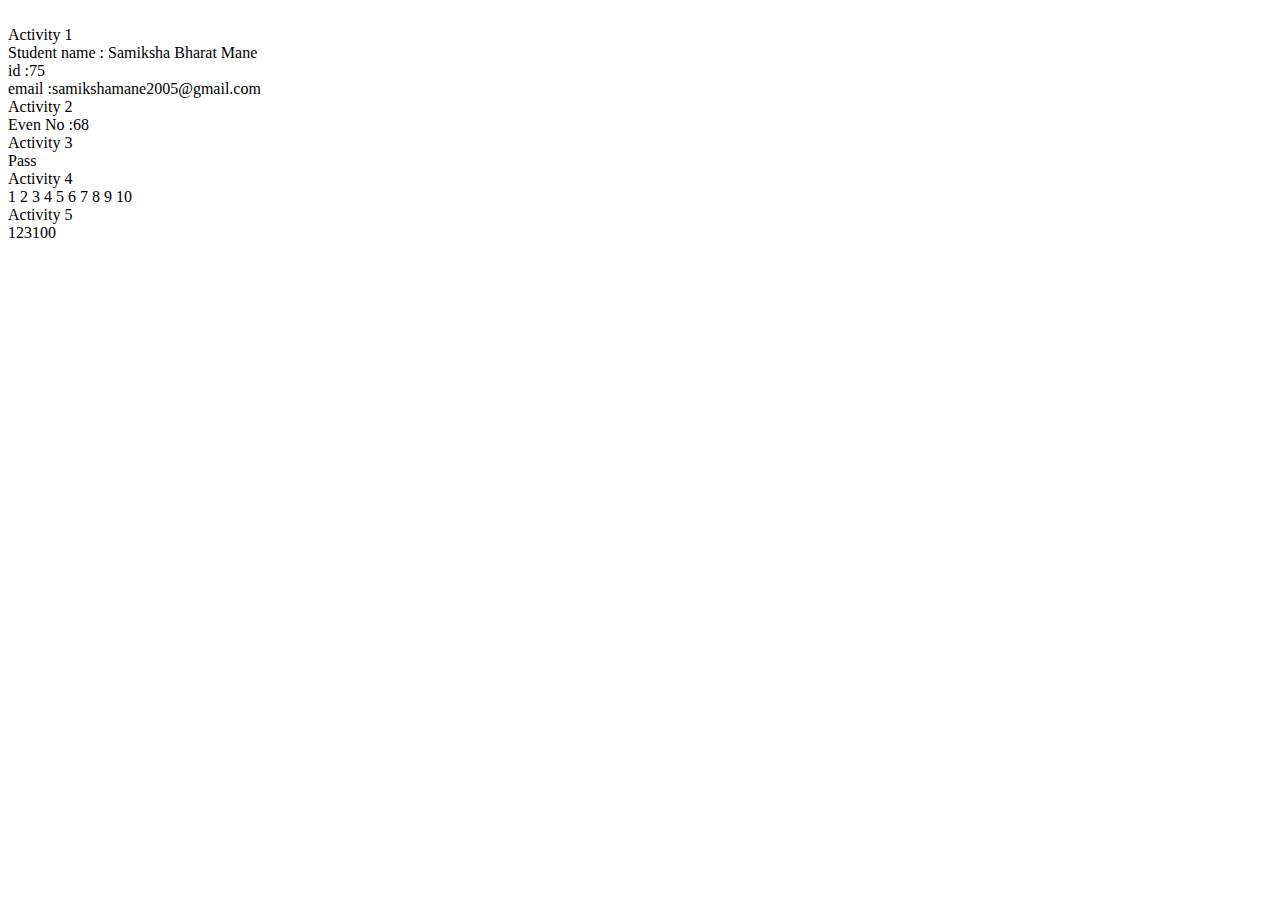
<file: index.html>
<!DOCTYPE html>
<html lang="en">
<head>
    <meta charset="UTF-8">
    <meta name="viewport" content="width=device-width, initial-scale=1.0">
    <title>Document</title>
</head>
<body>
   <script src="Experiment_1.js"></script>
</body>
</html>
</file>
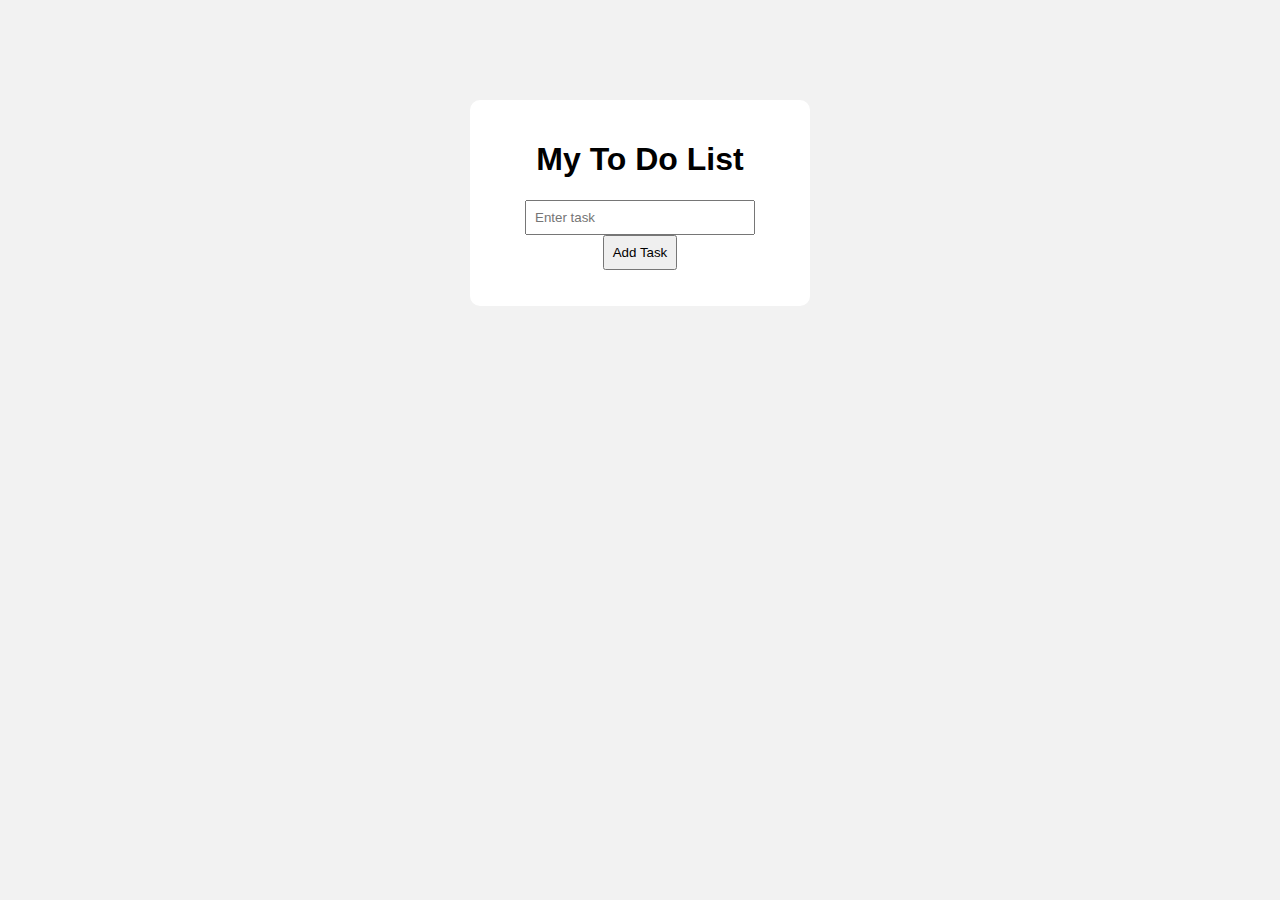
<file: Project1/index.html>
<!DOCTYPE html>
<html>
<head>
    <title>Simple To Do App</title>
    <link rel="stylesheet" href="style.css">
</head>
<body>

    <div class="container">
        <h1>My To Do List</h1>

        <input type="text" id="taskInput" placeholder="Enter task">
        <button id="addBtn">Add Task</button>

        <ul id="taskList"></ul>
    </div>

    <script src="script.js"></script>
</body>
</html>
</file>
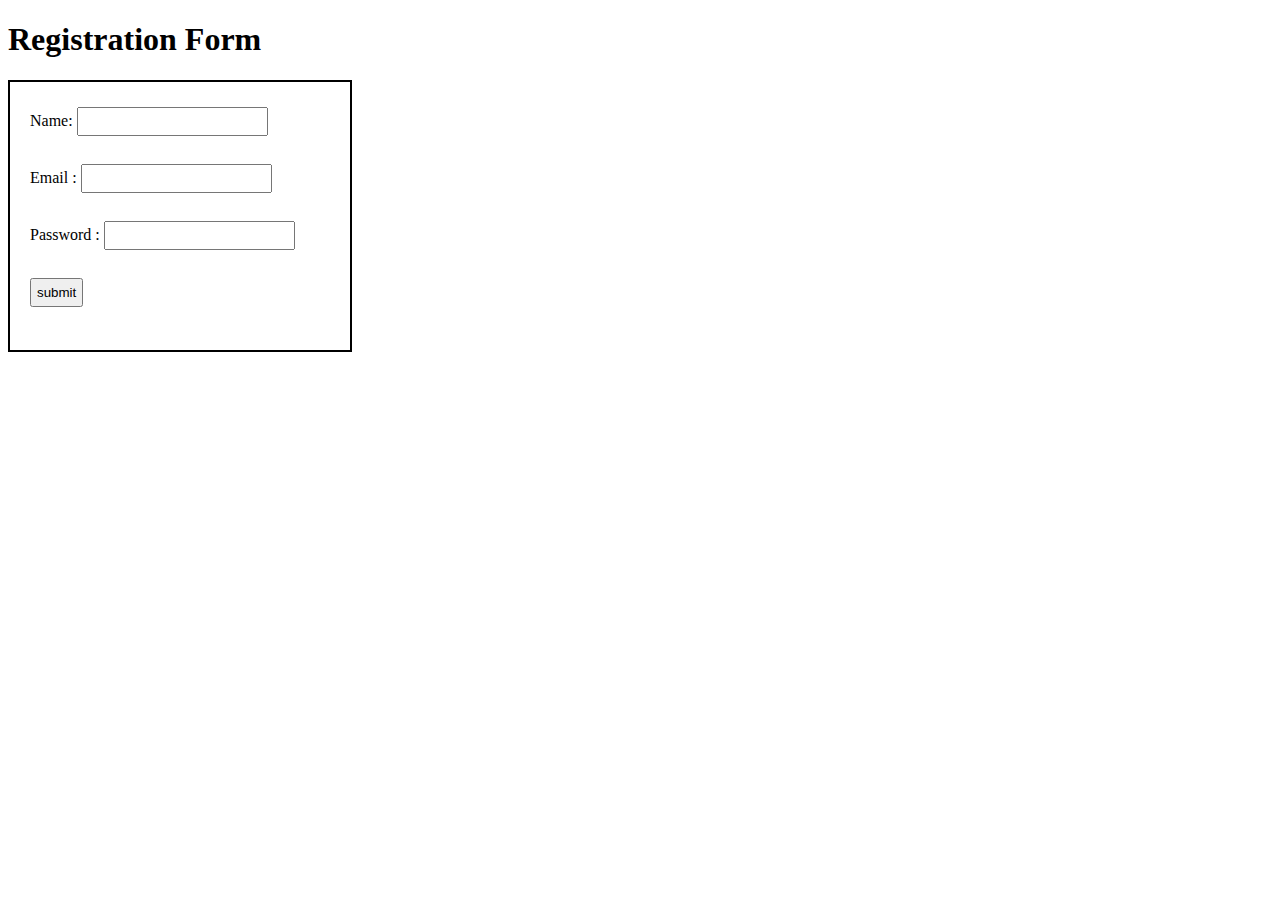
<file: exp04.html>
<!DOCTYPE html>
<html lang="en">
<head>
    <meta charset="UTF-8">
    <meta name="viewport" content="width=device-width, initial-scale=1.0">
    <title>Form validation by using DOM</title>
    <style>

    form
    {
        border: 2px solid black;
        padding: 20px;
        width: 300px;
    }

    input
    {
        padding: 5px;
        margin: 5px 0;
    }

</style>
</head>
<body>
    <h1> Registration Form</h1>

        <form onsubmit="return SubmitButtonCLick()">
        Name:
        <input type="text" id= "name">
        <span id ="nameError"></span>
        <br></br>

        Email :
        <input type="email" id = "email">
        <span id = "emailError"></span>
        <br></br>

        Password :
        <input type="password" id = "password">
        <span id = "passwordError"></span>
        <br></br>

        <input type="submit" value = "submit">

        <span id = "successMessage"></span>
        <br></br>

    </form>
    <script src="Exp04.js"></script>

</body>
</html>
</file>
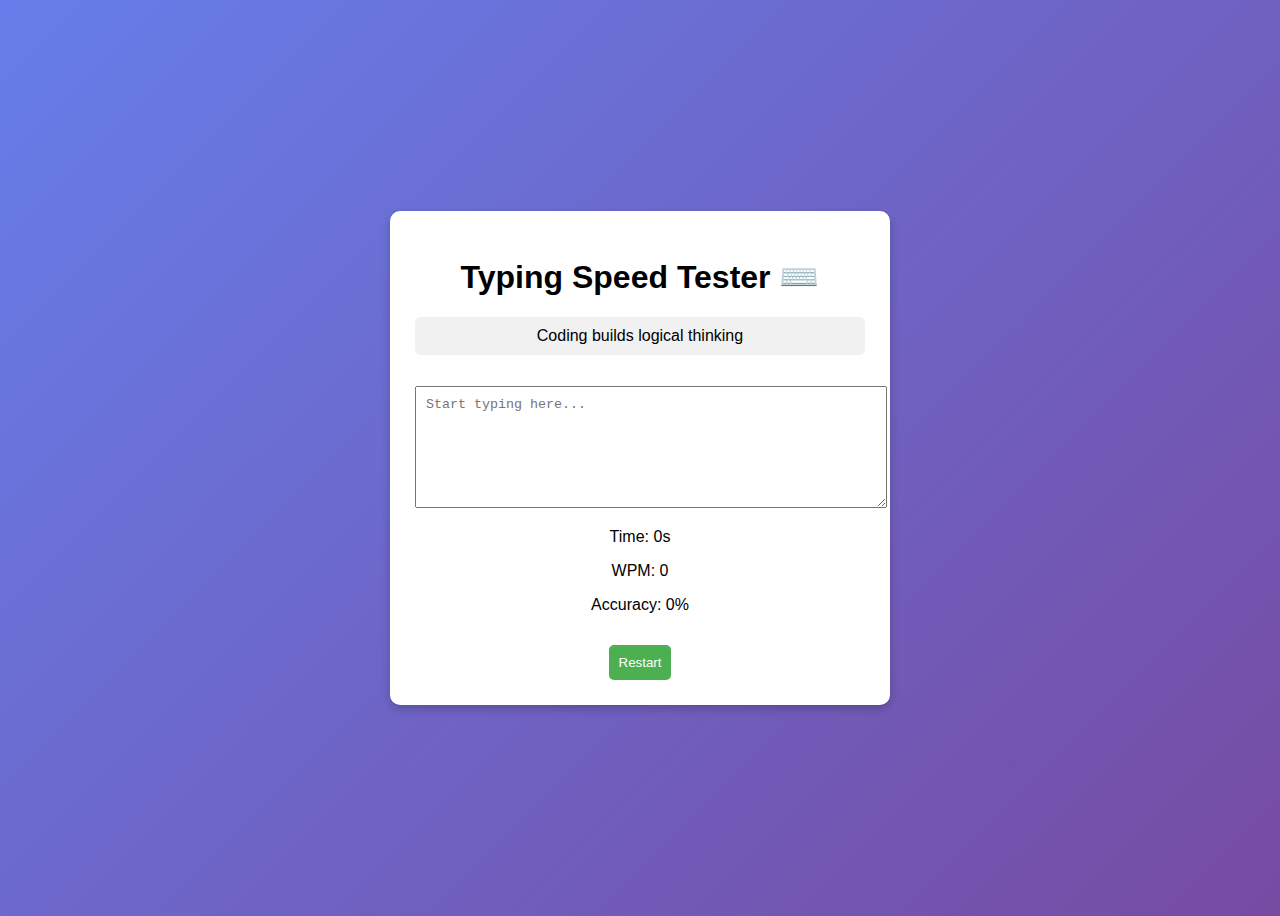
<file: Project2/index2.html>
<!DOCTYPE html>
<html>
<head>
    <title>Typing Speed Tester</title>
    <link rel="stylesheet" href="style2.css">
</head>
<body>

<div class="container">
    <h1>Typing Speed Tester ⌨️</h1>

    <p id="sentence"></p>

    <textarea id="input" placeholder="Start typing here..."></textarea>

    <div class="results">
        <p>Time: <span id="time">0</span>s</p>
        <p>WPM: <span id="wpm">0</span></p>
        <p>Accuracy: <span id="accuracy">0</span>%</p>
    </div>

    <p id="status"></p>

    <button id="restart">Restart</button>
</div>

<script src="script2.js"></script>
</body>
</html>
</file>
<file: Project1/style.css>
body {
    font-family: Arial;
    background: #f2f2f2;
}

.container {
    width: 300px;
    margin: 100px auto;
    text-align: center;
    background: white;
    padding: 20px;
    border-radius: 10px;
}

input {
    padding: 8px;
    width: 70%;
}

button {
    padding: 8px;
    cursor: pointer;
}

li {
    margin: 10px 0;
    list-style: none;
    background: lightblue;
    padding: 8px;
    display: flex;
    justify-content: space-between;
}
</file>
<file: Project2/style2.css>
body {
    font-family: Arial, sans-serif;
    background: linear-gradient(135deg, #667eea, #764ba2);
    height: 100vh;
    display: flex;
    justify-content: center;
    align-items: center;
}

.container {
    background: white;
    padding: 25px;
    border-radius: 10px;
    width: 450px;
    text-align: center;
    box-shadow: 0 4px 10px rgba(0,0,0,0.2);
}

#sentence {
    background: #f1f1f1;
    padding: 10px;
    border-radius: 5px;
}

textarea {
    width: 100%;
    height: 100px;
    margin-top: 15px;
    padding: 10px;
}

button {
    margin-top: 15px;
    padding: 10px;
    border: none;
    background: #4CAF50;
    color: white;
    cursor: pointer;
    border-radius: 5px;
}

.results {
    margin-top: 15px;
}

#status {
    margin-top: 10px;
    font-weight: bold;
    color: green;
}
</file>
